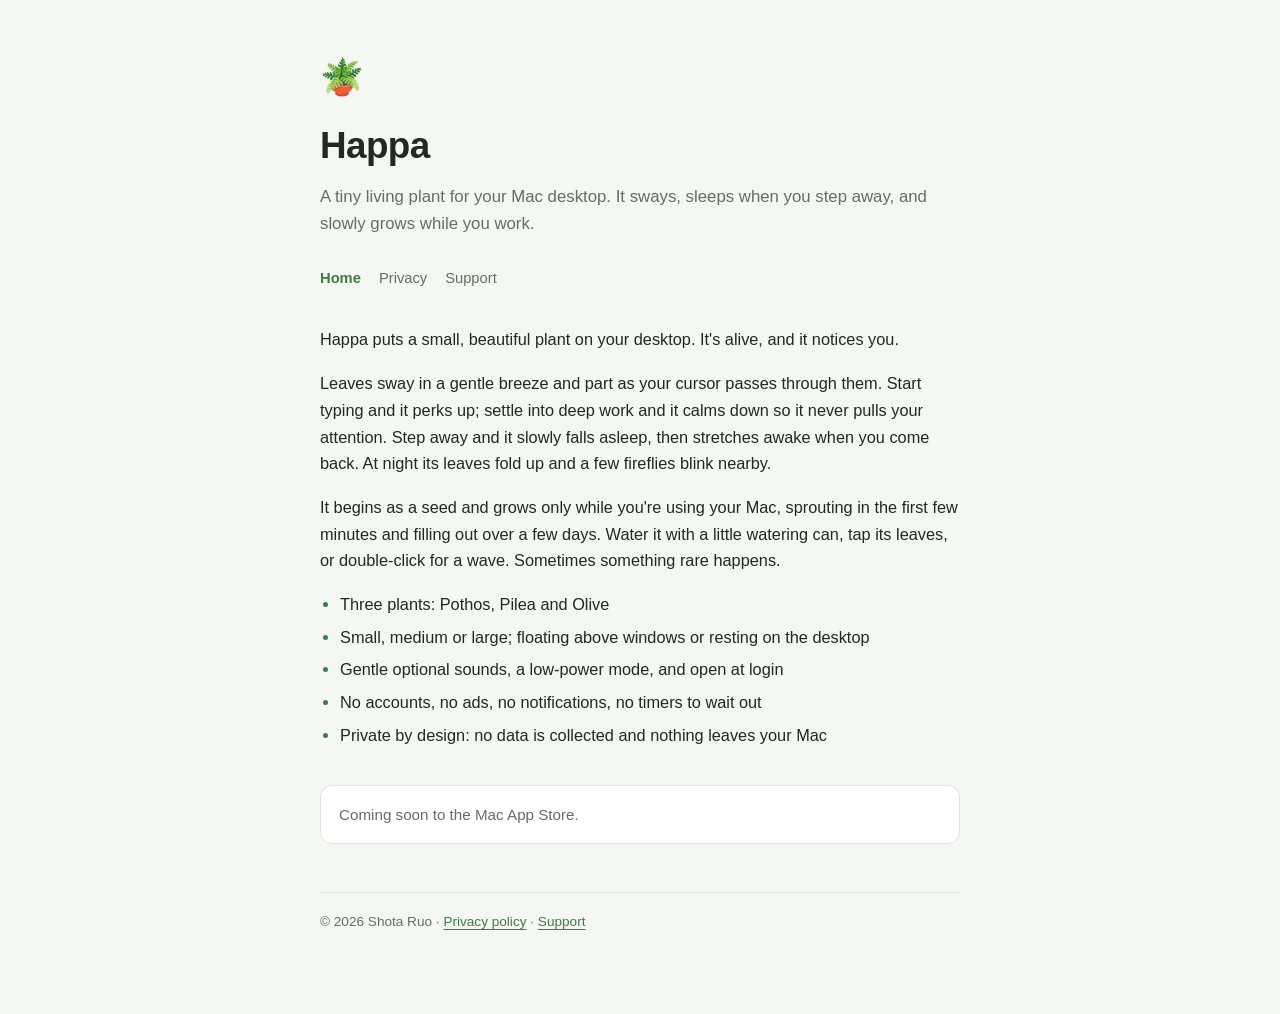
<file: index.html>
<!DOCTYPE html>
<html lang="en">
<head>
<meta charset="utf-8">
<meta name="viewport" content="width=device-width, initial-scale=1">
<title>Happa — Desktop Plant</title>
<meta name="description" content="A tiny living plant for your Mac desktop. It sways, sleeps when you step away, and slowly grows while you work.">
<link rel="stylesheet" href="style.css">
</head>
<body>
<main>
  <div class="leaf" aria-hidden="true">🪴</div>
  <h1>Happa</h1>
  <p class="tagline">A tiny living plant for your Mac desktop. It sways, sleeps when you step away, and slowly grows while you work.</p>
  <nav>
    <a href="./" aria-current="page">Home</a>
    <a href="privacy.html">Privacy</a>
    <a href="support.html">Support</a>
  </nav>

  <p>Happa puts a small, beautiful plant on your desktop. It's alive, and it notices you.</p>
  <p>Leaves sway in a gentle breeze and part as your cursor passes through them. Start typing and it perks up; settle into deep work and it calms down so it never pulls your attention. Step away and it slowly falls asleep, then stretches awake when you come back. At night its leaves fold up and a few fireflies blink nearby.</p>
  <p>It begins as a seed and grows only while you're using your Mac, sprouting in the first few minutes and filling out over a few days. Water it with a little watering can, tap its leaves, or double-click for a wave. Sometimes something rare happens.</p>
  <ul>
    <li>Three plants: Pothos, Pilea and Olive</li>
    <li>Small, medium or large; floating above windows or resting on the desktop</li>
    <li>Gentle optional sounds, a low-power mode, and open at login</li>
    <li>No accounts, no ads, no notifications, no timers to wait out</li>
    <li>Private by design: no data is collected and nothing leaves your Mac</li>
  </ul>

  <div class="note">Coming soon to the Mac App Store.</div>

  <footer>© 2026 Shota Ruo · <a href="privacy.html">Privacy policy</a> · <a href="support.html">Support</a></footer>
</main>
</body>
</html>
</file>
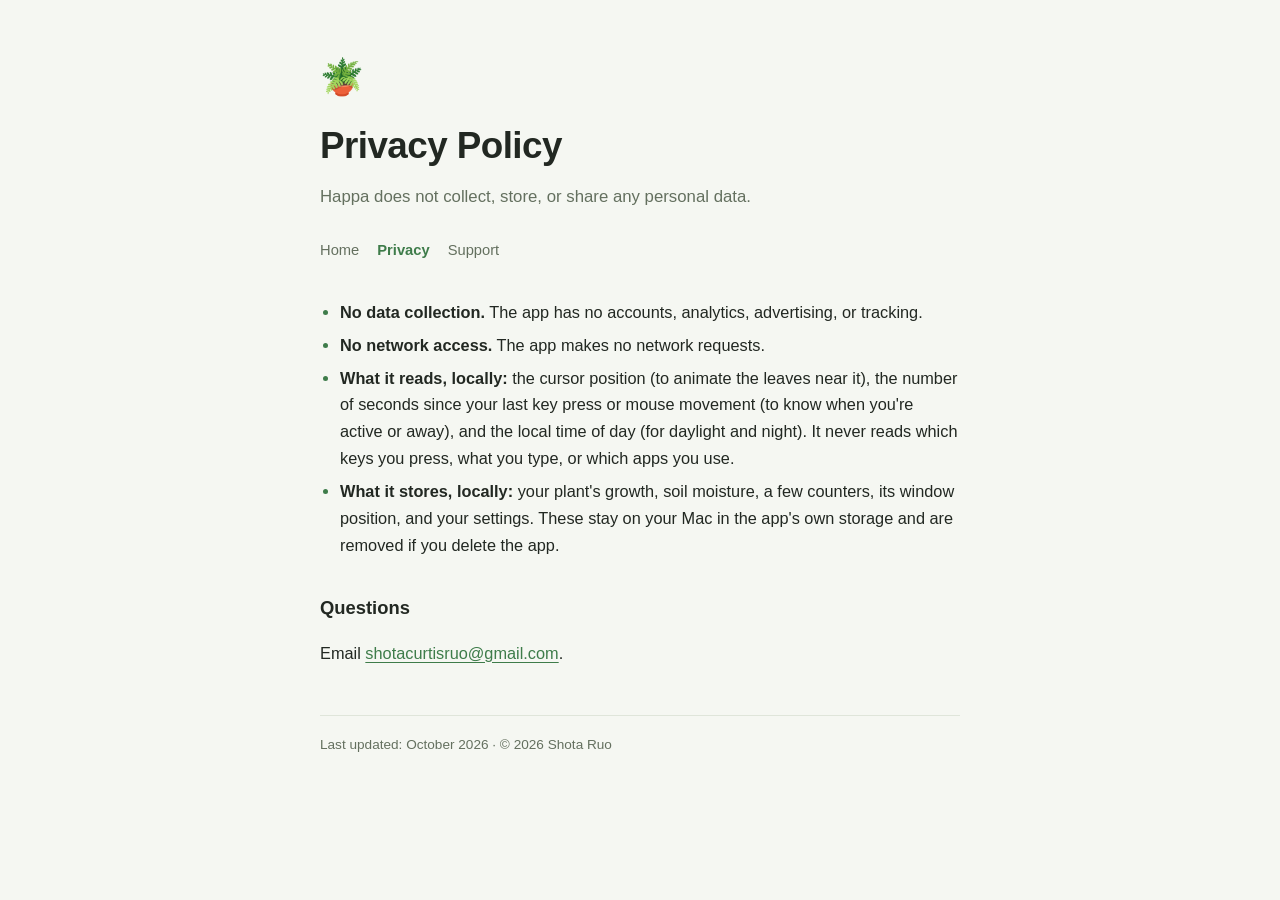
<file: privacy.html>
<!DOCTYPE html>
<html lang="en">
<head>
<meta charset="utf-8">
<meta name="viewport" content="width=device-width, initial-scale=1">
<title>Privacy — Happa</title>
<meta name="description" content="Happa collects no data. Nothing leaves your Mac.">
<link rel="stylesheet" href="style.css">
</head>
<body>
<main>
  <div class="leaf" aria-hidden="true">🪴</div>
  <h1>Privacy Policy</h1>
  <p class="tagline">Happa does not collect, store, or share any personal data.</p>
  <nav>
    <a href="./">Home</a>
    <a href="privacy.html" aria-current="page">Privacy</a>
    <a href="support.html">Support</a>
  </nav>

  <ul>
    <li><strong>No data collection.</strong> The app has no accounts, analytics, advertising, or tracking.</li>
    <li><strong>No network access.</strong> The app makes no network requests.</li>
    <li><strong>What it reads, locally:</strong> the cursor position (to animate the leaves near it), the number of seconds since your last key press or mouse movement (to know when you're active or away), and the local time of day (for daylight and night). It never reads which keys you press, what you type, or which apps you use.</li>
    <li><strong>What it stores, locally:</strong> your plant's growth, soil moisture, a few counters, its window position, and your settings. These stay on your Mac in the app's own storage and are removed if you delete the app.</li>
  </ul>

  <h2>Questions</h2>
  <p>Email <a href="mailto:shotacurtisruo@gmail.com">shotacurtisruo@gmail.com</a>.</p>

  <footer>Last updated: October 2026 · © 2026 Shota Ruo</footer>
</main>
</body>
</html>
</file>
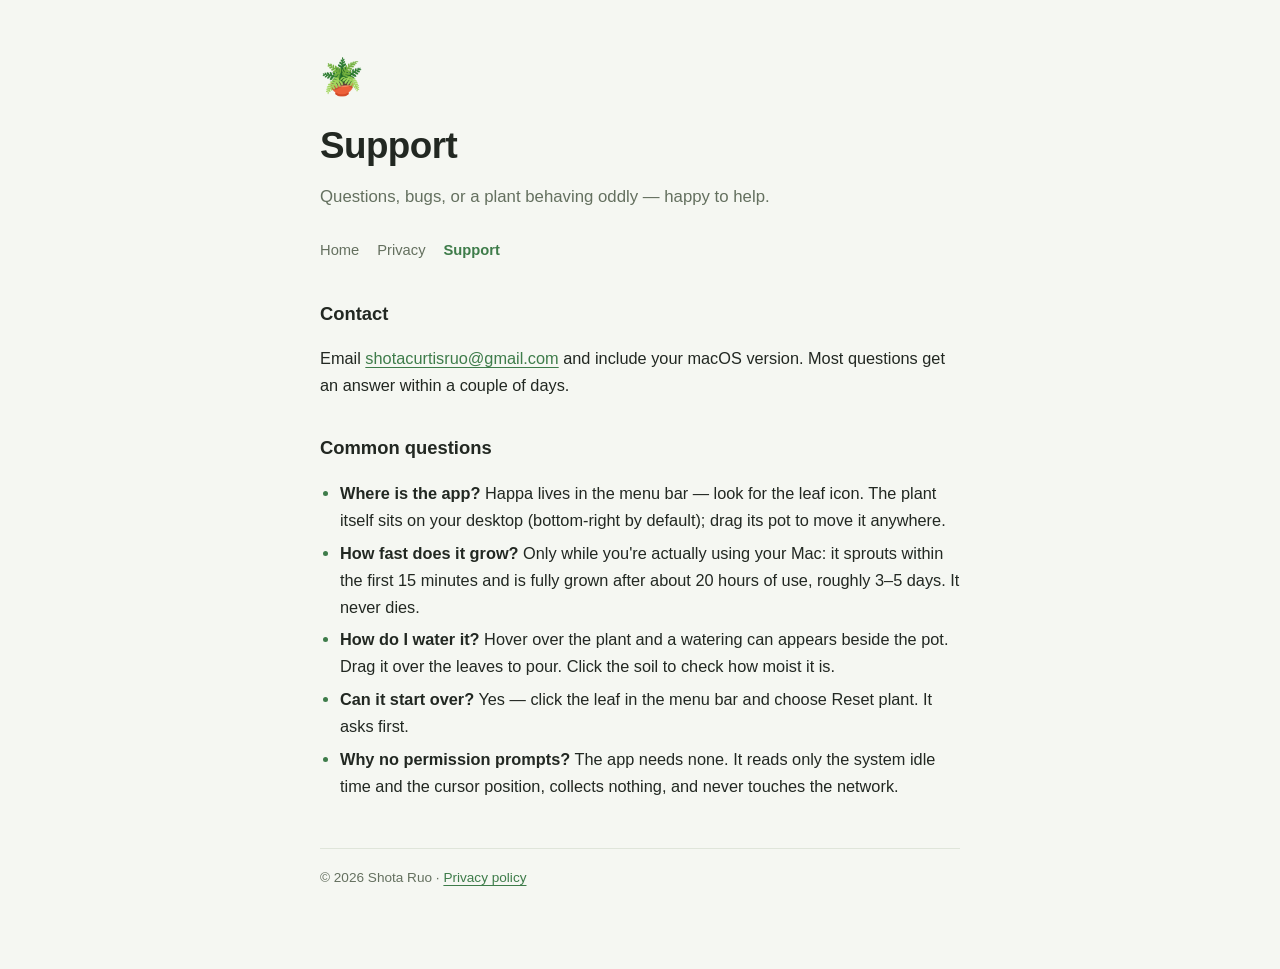
<file: support.html>
<!DOCTYPE html>
<html lang="en">
<head>
<meta charset="utf-8">
<meta name="viewport" content="width=device-width, initial-scale=1">
<title>Support — Happa</title>
<meta name="description" content="Help and contact for Happa on the Mac App Store.">
<link rel="stylesheet" href="style.css">
</head>
<body>
<main>
  <div class="leaf" aria-hidden="true">🪴</div>
  <h1>Support</h1>
  <p class="tagline">Questions, bugs, or a plant behaving oddly — happy to help.</p>
  <nav>
    <a href="./">Home</a>
    <a href="privacy.html">Privacy</a>
    <a href="support.html" aria-current="page">Support</a>
  </nav>

  <h2>Contact</h2>
  <p>Email <a href="mailto:shotacurtisruo@gmail.com">shotacurtisruo@gmail.com</a> and include your macOS version. Most questions get an answer within a couple of days.</p>

  <h2>Common questions</h2>
  <ul>
    <li><strong>Where is the app?</strong> Happa lives in the menu bar — look for the leaf icon. The plant itself sits on your desktop (bottom-right by default); drag its pot to move it anywhere.</li>
    <li><strong>How fast does it grow?</strong> Only while you're actually using your Mac: it sprouts within the first 15 minutes and is fully grown after about 20 hours of use, roughly 3–5 days. It never dies.</li>
    <li><strong>How do I water it?</strong> Hover over the plant and a watering can appears beside the pot. Drag it over the leaves to pour. Click the soil to check how moist it is.</li>
    <li><strong>Can it start over?</strong> Yes — click the leaf in the menu bar and choose Reset plant. It asks first.</li>
    <li><strong>Why no permission prompts?</strong> The app needs none. It reads only the system idle time and the cursor position, collects nothing, and never touches the network.</li>
  </ul>

  <footer>© 2026 Shota Ruo · <a href="privacy.html">Privacy policy</a></footer>
</main>
</body>
</html>
</file>
<file: style.css>
:root {
  --paper: #F5F7F2;
  --ink: #222822;
  --muted: #64705F;
  --accent: #3E7C4A;
  --line: #DFE5DA;
  --card: #FFFFFF;
}
@media (prefers-color-scheme: dark) {
  :root {
    --paper: #141812;
    --ink: #E7ECE2;
    --muted: #9AA595;
    --accent: #8AC494;
    --line: #2A312A;
    --card: #1B211A;
  }
}
* { box-sizing: border-box; }
body {
  margin: 0;
  background: var(--paper);
  color: var(--ink);
  font: 400 1.02rem/1.65 -apple-system, BlinkMacSystemFont, "Segoe UI", Helvetica, Arial, sans-serif;
  padding: 48px 24px 80px;
}
main { max-width: 640px; margin: 0 auto; }
.leaf { font-size: 2.2rem; }
h1 {
  font-size: clamp(1.7rem, 5vw, 2.3rem);
  font-weight: 700;
  letter-spacing: -0.015em;
  margin: 10px 0 6px;
  text-wrap: balance;
}
.tagline { color: var(--muted); margin: 0 0 28px; font-size: 1.05rem; }
h2 { font-size: 1.15rem; margin: 34px 0 8px; }
p, li { color: var(--ink); }
ul { padding-left: 20px; }
li { margin: 6px 0; }
li::marker { color: var(--accent); }
strong { font-weight: 650; }
a { color: var(--accent); text-underline-offset: 3px; }
nav { display: flex; gap: 18px; margin-bottom: 36px; font-size: 0.92rem; }
nav a { color: var(--muted); text-decoration: none; }
nav a[aria-current="page"] { color: var(--accent); font-weight: 600; }
nav a:hover { color: var(--accent); }
.note {
  background: var(--card);
  border: 1px solid var(--line);
  border-radius: 12px;
  padding: 16px 18px;
  color: var(--muted);
  font-size: 0.95rem;
  margin-top: 36px;
}
footer { margin-top: 48px; color: var(--muted); font-size: 0.85rem; border-top: 1px solid var(--line); padding-top: 18px; }
</file>
